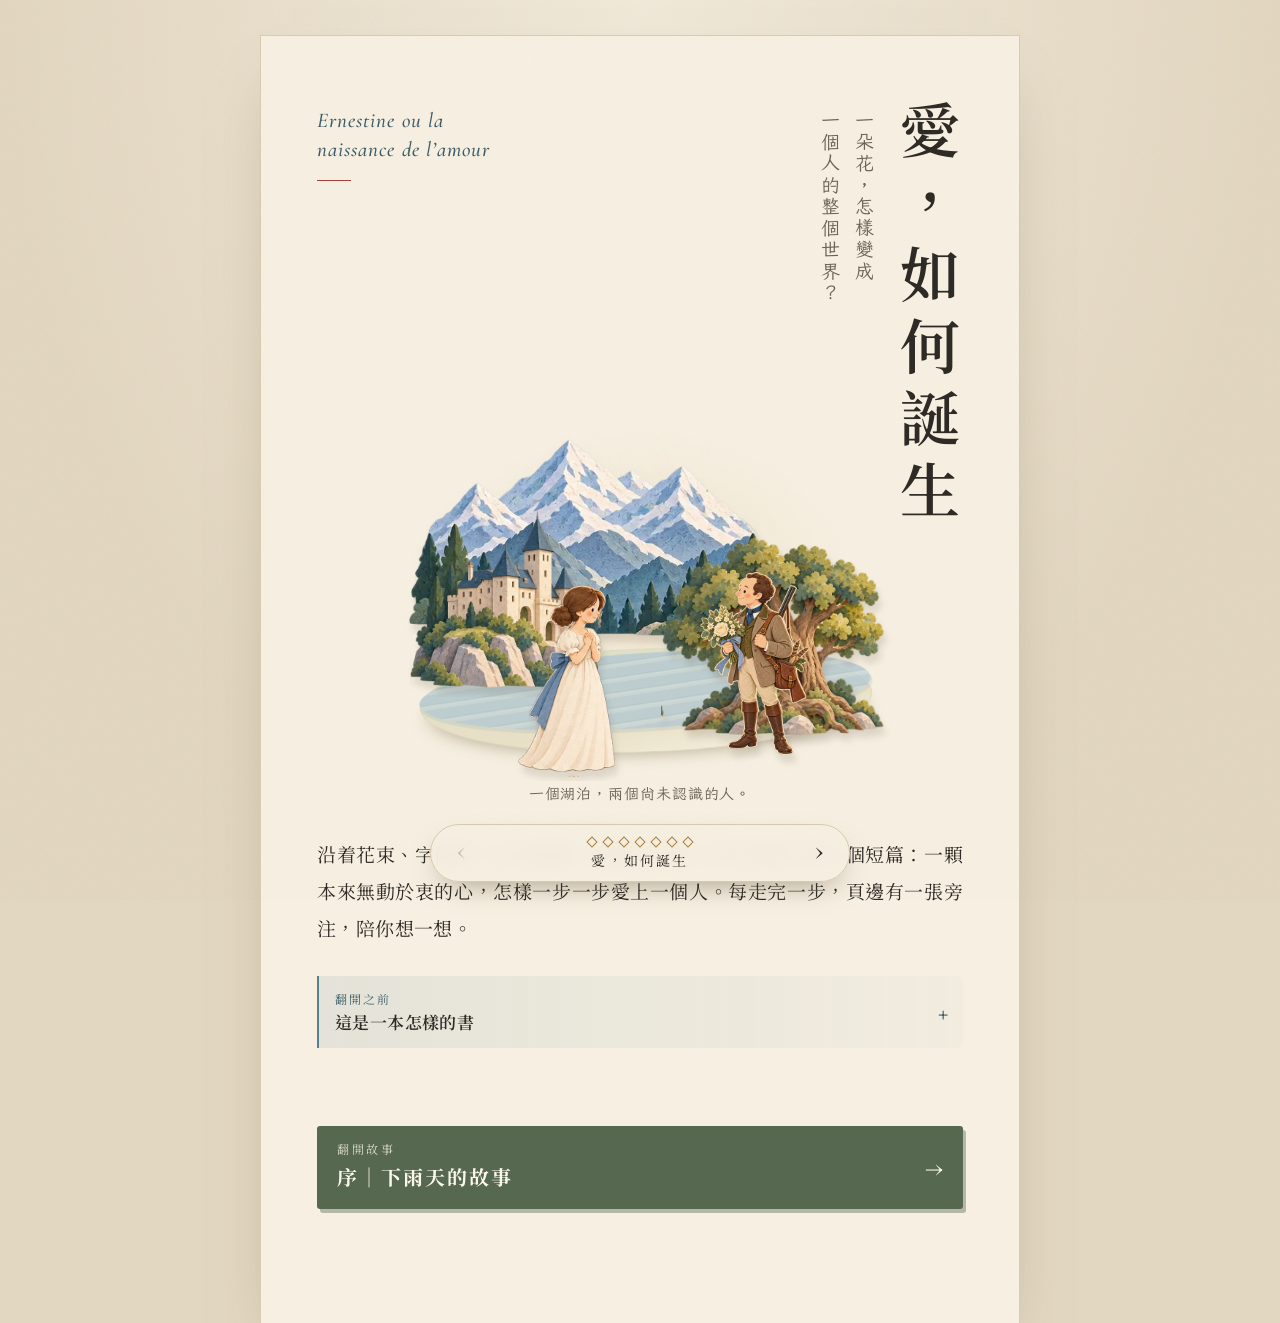
<file: index.html>
<!doctype html>
<html lang="zh-Hant">
<head>
  <meta charset="utf-8">
  <meta name="viewport" content="width=device-width, initial-scale=1, viewport-fit=cover">
  <meta name="theme-color" content="#f7f0e2">
  <meta name="description" content="一本放在口袋裡的紙藝立體書：沿着花束與字條，讀司湯達筆下蒂娜愛上一個人的七個階段，再跟哲學家 Irving Singer 想一想——愛是看錯了人，還是珍惜一個人？">
  <meta property="og:title" content="愛，如何誕生｜一本關於想像的立體書">
  <meta property="og:description" content="一朵花，怎樣變成一個人的整個世界？讀司湯達的故事，跟 Irving Singer 一起想想愛與想像。">
  <meta property="og:type" content="website">
  <meta property="og:url" content="https://remtoec.github.io/stendhal/">
  <meta property="og:image" content="https://remtoec.github.io/stendhal/assets/share-card.jpg">
  <meta property="og:image:width" content="1200">
  <meta property="og:image:height" content="630">
  <meta name="twitter:card" content="summary_large_image">
  <title>愛，如何誕生｜一本關於愛與想像的立體書</title>
  <link rel="icon" href="favicon.svg" type="image/svg+xml">
  <!-- Typefaces. Delete these three lines to fall back to the device's own fonts. -->
  <link rel="preconnect" href="https://fonts.googleapis.com">
  <link rel="preconnect" href="https://fonts.gstatic.com" crossorigin>
  <link rel="stylesheet" href="https://fonts.googleapis.com/css2?family=Cormorant+Garamond:ital,wght@0,500;1,500&family=LXGW+WenKai+TC&family=Noto+Serif+TC:wght@400;600&display=swap">
  <link rel="stylesheet" href="style.css">
  <link rel="preload" href="assets/paper/scenery.webp" as="image" type="image/webp">
  <link rel="preload" href="assets/paper/characters.webp" as="image" type="image/webp">
  <script src="book-format.js" defer></script>
  <script src="scenes.js" defer></script>
  <script src="reader-model.js" defer></script>
  <script src="reader.js" defer></script>
</head>
<body>
  <a class="skip-link" href="#chapter">跳到正文</a>
  <div class="scroll-progress" aria-hidden="true"></div>
  <main id="chapter" class="sheet" data-kind="cover">
    <header class="hero" data-kind="loading">
      <p class="hero-en" lang="fr">Ernestine ou la naissance de l’amour</p>
      <h1 class="hero-title" id="chapter-title" tabindex="-1">愛，如何誕生</h1>
      <p class="epigraph">一朵花，怎樣變成一個人的整個世界？</p>
      <p>正在翻開書頁。如果未能開啟，請閱讀<a href="read.html">完整文字版</a>。</p>
      <noscript><p>你的瀏覽器沒有啟用 JavaScript。故事和哲學導讀都收錄在<a href="read.html">完整文字版</a>。</p></noscript>
    </header>
  </main>
  <nav class="bar" aria-label="章節">
    <a id="prev" class="bar-turn" aria-label="上一章"><span aria-hidden="true">‹</span></a>
    <button type="button" id="menu" class="bar-where" data-dialog="contents-dialog" aria-haspopup="dialog">
      <span class="crystal-row" id="crystal-row" aria-hidden="true"></span>
      <span id="where">目錄</span>
    </button>
    <a id="next" class="bar-turn" aria-label="下一章"><span aria-hidden="true">›</span></a>
  </nav>
  <p id="announcement" class="sr-only" role="status" aria-live="polite" aria-atomic="true"></p>

  <dialog id="contents-dialog" aria-labelledby="contents-title">
    <div class="dialog-head"><h2 id="contents-title">目錄</h2><button type="button" class="close-dialog" aria-label="關閉目錄">×</button></div>
    <div class="dialog-body">
      <p class="dialog-lead">七顆紙晶，是司湯達說的七個階段；讀到哪裡，便亮到哪裡。</p>
      <nav id="toc" aria-label="章節目錄"></nav>
      <div class="dialog-foot">
        <button type="button" data-dialog="settings-dialog">閱讀設定</button>
        <button type="button" data-dialog="about-dialog">關於這本書</button>
        <a href="read.html">完整文字版</a>
      </div>
    </div>
  </dialog>
  <dialog id="settings-dialog" aria-labelledby="settings-title">
    <div class="dialog-head"><h2 id="settings-title">閱讀設定</h2><button type="button" class="close-dialog" aria-label="關閉閱讀設定">×</button></div>
    <div class="dialog-body">
      <label class="setting-row" for="type-setting"><span><strong>文字大小</strong><small>也可使用瀏覽器的縮放功能。</small></span><select id="type-setting"><option value="regular">標準</option><option value="large">較大</option></select></label>
      <label class="setting-row" for="motion-setting"><span><strong>紙藝動態</strong><small>減少動態時，所有文字和紙片仍可閱讀。</small></span><select id="motion-setting"><option value="system">跟隨系統</option><option value="reduce">減少動態</option><option value="full">完整動態</option></select></label>
      <div class="privacy-note"><p>閱讀位置與設定只儲存在這個瀏覽器，不會傳送給網站作者。</p></div>
    </div>
  </dialog>
  <dialog id="about-dialog" aria-label="關於這本書">
    <div class="dialog-head"><span></span><button type="button" class="close-dialog" aria-label="關閉說明">×</button></div>
    <div class="dialog-body" id="about"></div>
  </dialog>
</body>
</html>
</file>
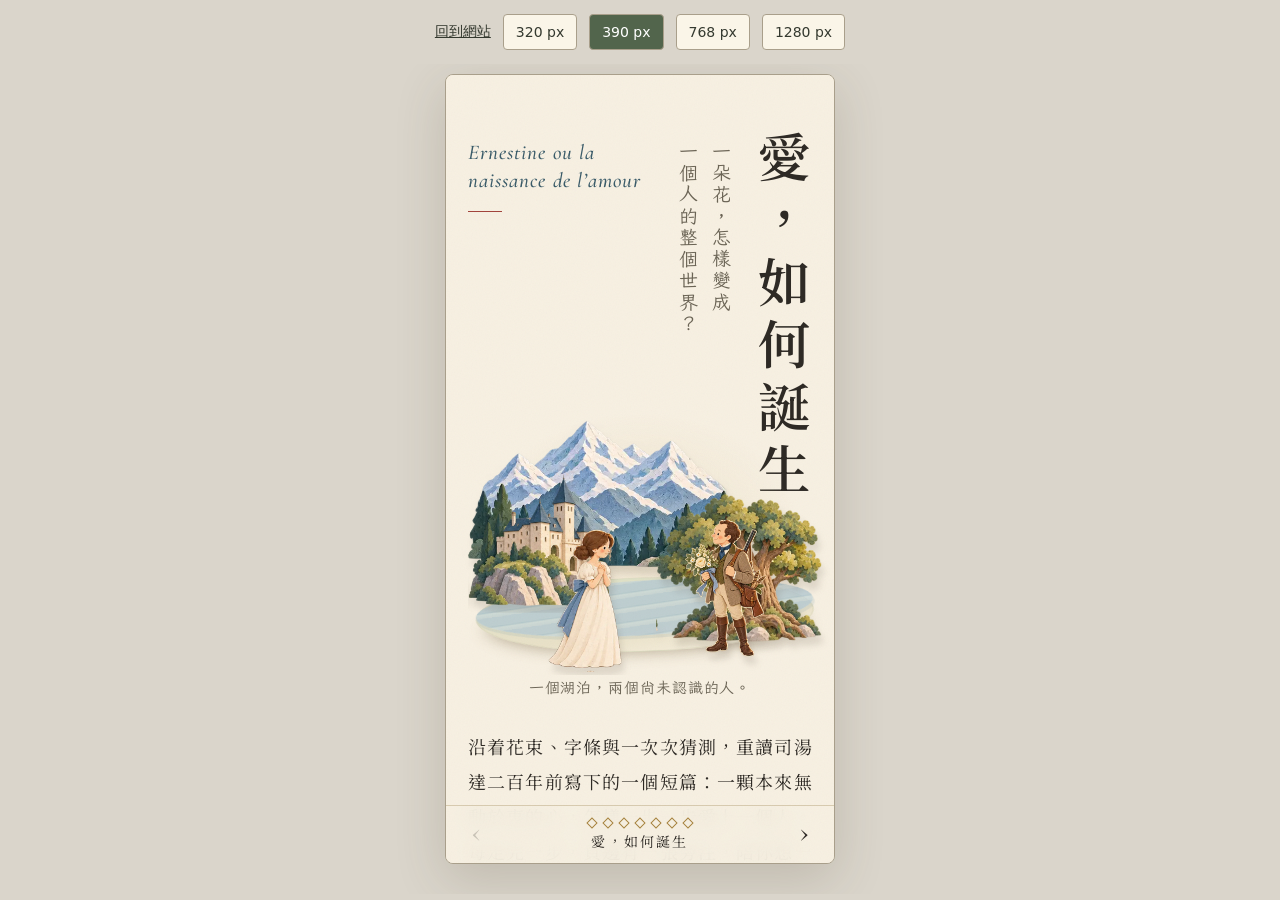
<file: preview.html>
<!doctype html><html lang="zh-Hant"><head><meta charset="utf-8"><meta name="viewport" content="width=device-width,initial-scale=1"><meta name="robots" content="noindex"><title>故事書 · 響應式預覽</title><style>*{box-sizing:border-box}body{margin:0;background:#dad5cb;color:#34392f;font:14px system-ui,sans-serif}header{display:flex;gap:12px;align-items:center;justify-content:center;flex-wrap:wrap;padding:14px}button,select{font:inherit;padding:9px 12px;color:inherit;background:#faf5e8;border:1px solid #a99f8b;border-radius:4px}button[aria-pressed=true]{background:#52654c;color:white}main{display:flex;justify-content:center;overflow:auto;padding:10px 16px 30px}iframe{height:800px;max-height:calc(100vh - 110px);flex-shrink:0;border:1px solid #a99f8b;box-shadow:0 15px 50px #51473030;border-radius:8px;background:#f1eadc}a{color:inherit}label{display:flex;gap:8px;align-items:center}p{text-align:center;font-size:12px;color:#626451}</style></head><body><header><a href="index.html">回到網站</a><button data-width="320" aria-pressed="false">320 px</button><button data-width="390" aria-pressed="true">390 px</button><button data-width="768" aria-pressed="false">768 px</button><button data-width="1280" aria-pressed="false">1280 px</button></header><main><iframe id="preview" title="故事書預覽" src="index.html" width="390"></iframe></main><script>const frame=document.getElementById('preview');document.querySelectorAll('[data-width]').forEach(button=>button.addEventListener('click',()=>{frame.width=button.dataset.width;document.querySelectorAll('[data-width]').forEach(b=>b.setAttribute('aria-pressed',String(b===button)));}));</script></body></html>
</file>
<file: style.css>
@charset "UTF-8";
/* A pocket paper book. Phone first; wider screens get the same column on a desk of linen. */
:root{
  --paper:#f7f0e2; --paper-hi:#fffaf0; --paper-lo:#eee4cf; --linen:#e2d7c1;
  --ink:#2e2a25; --ink-soft:#6b6455; --line:#d8cbb0;
  --lake:#587f8e; --lake-deep:#3a5b69; --moss:#56684f; --wax:#a3443c; --gold:#a8843f;
  --serif:"Songti TC","Noto Serif TC","Source Han Serif TC","PMingLiU",serif;
  --kai:"LXGW WenKai TC","Kaiti TC","BiauKai","DFKai-SB","KaiTi","Songti TC","Noto Serif TC",serif;
  --latin:"Cormorant Garamond","Hoefler Text","Baskerville","Palatino Linotype",Georgia,serif;
  --size:18px; --gutter:22px; --bar:58px;
  color-scheme:light;
}
*{box-sizing:border-box}
html{scroll-behavior:smooth;-webkit-text-size-adjust:100%}
body{margin:0;background:var(--paper);color:var(--ink);font:var(--size)/1.95 var(--serif);letter-spacing:.02em;-webkit-font-smoothing:antialiased;overflow-x:clip}
body::before{content:"";position:fixed;inset:0;z-index:50;pointer-events:none;mix-blend-mode:multiply;opacity:.5;background-image:url("data:image/svg+xml,%3Csvg xmlns='http://www.w3.org/2000/svg' width='130' height='130'%3E%3Cfilter id='n'%3E%3CfeTurbulence type='fractalNoise' baseFrequency='.72' numOctaves='3' stitchTiles='stitch'/%3E%3C/filter%3E%3Crect width='100%25' height='100%25' filter='url(%23n)' opacity='.075'/%3E%3C/svg%3E")}
body.large-type{--size:21px}
button,select{font:inherit;color:inherit}
button{cursor:pointer;background:none;border:0;padding:0}
a{color:var(--lake-deep);text-underline-offset:4px}
a,button,summary,select{touch-action:manipulation;-webkit-tap-highlight-color:transparent}
:focus-visible{outline:3px solid var(--gold);outline-offset:4px}
h1:focus{outline:none}
[hidden]{display:none!important}
.sr-only{position:absolute;width:1px;height:1px;margin:-1px;padding:0;overflow:hidden;clip:rect(0,0,0,0);white-space:nowrap;border:0}
.skip-link{position:fixed;top:10px;left:10px;z-index:100;padding:12px 16px;background:var(--paper-hi);transform:translateY(-200%)}
.skip-link:focus{transform:none}

/* Reading progress within the chapter: a thread of sealing-wax red. */
.scroll-progress{position:fixed;inset:0 0 auto;height:2px;z-index:40;background:var(--wax);transform:scaleX(0);transform-origin:0 50%}
@supports (animation-timeline:scroll()){.scroll-progress{animation:thread linear both;animation-timeline:scroll(root)}}
@keyframes thread{to{transform:scaleX(1)}}

/* ── The sheet: one chapter ─────────────────────────────────────────── */
.sheet{max-width:calc(34em + var(--gutter)*2);min-height:100svh;margin:0 auto;padding:0 var(--gutter) calc(var(--bar) + 56px + env(safe-area-inset-bottom))}
.sheet.leaving{opacity:0;transform:translateX(calc(var(--dir,1)*-18px));transition:opacity .18s ease-in,transform .18s ease-in}
.sheet.entering{animation:enter .5s cubic-bezier(.2,.8,.3,1)}
@keyframes enter{from{opacity:0;transform:translateX(calc(var(--dir,1)*24px))}}
.content-problems{margin:16px 0;padding:14px 16px;border:2px solid var(--wax);background:var(--paper-hi);font-size:15px;line-height:1.7}
.content-problems ul{margin:8px 0 0;padding-left:1.2em}

/* Chapter opening */
.hero{display:flex;flex-direction:column;align-items:center;padding:clamp(44px,11svh,92px) 0 18px;text-align:center}
/* Chapter marker: a paper tag on a blue thread, like the one tied to each bouquet. */
.tag{position:relative;writing-mode:vertical-rl;max-height:calc(2.4em + 40px);margin:0;padding:27px 10px 12px;border:1px solid #d9ccb1;border-radius:13px 13px 3px 3px/16px 16px 3px 3px;background:var(--paper-hi);box-shadow:2px 3px 0 -1px #d9ccb199,0 12px 14px -11px #5b4a2e99;color:var(--ink);font:21px/1.2 var(--kai);letter-spacing:.1em;rotate:-3deg;transform-origin:50% -34px}
.tag::before{content:"";position:absolute;left:50%;top:8px;width:7px;height:7px;margin-left:-3.5px;border-radius:50%;background:var(--paper);box-shadow:inset 0 1px 1px #5b4a2e66}
.tag::after{content:"";position:absolute;left:50%;top:-34px;width:1.5px;height:45px;margin-left:-.75px;background:var(--lake)}
.tag.small{max-height:calc(2.4em + 12px);min-width:26px;padding:5px;border-radius:3px;box-shadow:none;font-size:14px;text-align:center;rotate:-2deg;flex:none}
.tag.small::before,.tag.small::after{content:none}
.hero-en{margin:20px 0 0;font:italic 500 19px/1.3 var(--latin);letter-spacing:.05em;color:var(--lake-deep)}
.hero-title{margin:.15em 0 .35em;font:600 clamp(34px,10.5vw,46px)/1.3 var(--serif);letter-spacing:.14em;text-indent:.14em;text-wrap:balance}
.epigraph{max-width:17em;margin:0;font:20px/1.8 var(--kai);color:var(--ink-soft);text-wrap:balance}
.hero>p:not([class]){margin:22px 0 0;text-align:justify}
.hero>.note{align-self:stretch;text-align:left}
.plate{margin:30px 0 0;width:min(100%,400px)}
.beat>.plate{margin:30px auto}
.plate img{display:block;width:100%;height:auto;border:6px solid var(--paper-hi);border-radius:200px 200px 8px 8px/150px 150px 8px 8px;box-shadow:0 1px 0 #d8cbb0,0 22px 34px -22px #5b4a2e99;background:var(--paper-lo)}
.hero>*{animation:rise .7s cubic-bezier(.2,.8,.3,1) both}
.hero>.tag{animation:rise .7s cubic-bezier(.2,.8,.3,1) both,sway 1.9s ease-out both}
.hero>:nth-child(2){animation-delay:.06s}.hero>:nth-child(3){animation-delay:.12s}.hero>:nth-child(4){animation-delay:.18s}.hero>:nth-child(n+5){animation-delay:.26s}
@keyframes rise{from{opacity:0;transform:translateY(14px)}}
@keyframes sway{0%{rotate:8deg}35%{rotate:-7deg}65%{rotate:1deg}100%{rotate:-3deg}}

/* Cover: the title runs down the page, as on the spine of a Chinese book. */
.hero[data-kind="cover"],.hero[data-kind="loading"]{display:grid;grid-template-columns:1fr auto auto;column-gap:16px;align-items:start;min-height:calc(100svh - var(--bar) - 150px);padding-top:clamp(28px,7svh,72px);text-align:left}
.hero[data-kind="cover"]>*,.hero[data-kind="loading"]>*{grid-column:1/-1}
.hero[data-kind="cover"] .hero-title,.hero[data-kind="loading"] .hero-title{grid-column:3;grid-row:1;writing-mode:vertical-rl;margin:0;font-size:clamp(46px,13.5vw,60px);line-height:1.1;letter-spacing:.2em;text-indent:0}
.hero[data-kind="cover"] .epigraph,.hero[data-kind="loading"] .epigraph{grid-column:2;grid-row:1;writing-mode:vertical-rl;max-height:11.5em;margin-top:.5em;font-size:19px;line-height:1.75;letter-spacing:.14em}
.hero[data-kind="cover"] .hero-en,.hero[data-kind="loading"] .hero-en{grid-column:1;grid-row:1;align-self:start;max-width:8.5em;margin:.4em 0 0;font-size:21px;line-height:1.35}
.hero[data-kind="cover"] .hero-en::after{content:"";display:block;width:34px;height:1px;margin-top:16px;background:var(--wax)}
.hero[data-kind="cover"] .stage{margin-top:-128px;margin-bottom:6px}
.hero[data-kind="cover"] .stage figcaption{text-align:center}

/* A beat of the story */
.beat{padding:36px 0 4px;scroll-margin-top:8px}
.beat::before{content:"✳";display:block;margin-bottom:20px;text-align:center;font-size:15px;line-height:1;color:var(--gold)}
.beat>h2,.beat>h3{margin:0 0 22px;font:600 23px/1.5 var(--serif);letter-spacing:.08em;text-align:center;text-wrap:balance}
.beat>p,.reveal-body>p,.note-body>p{margin:0 0 .95em;text-align:justify;line-break:strict}

/* Paper scenes */
.stage{margin:0 calc(var(--gutter)*-1) 22px;text-align:center}
.stage figcaption{padding:0 var(--gutter);font:15px/1.7 var(--kai);letter-spacing:.06em;color:var(--ink-soft)}
.scene{position:relative;width:min(100%,430px);aspect-ratio:1.3;margin:0 auto;overflow:hidden;isolation:isolate;perspective:900px}
.scene::before{content:"";position:absolute;inset:10% 7% 6%;z-index:-1;border-radius:50%;background:radial-gradient(ellipse,#ebdec2aa,transparent 67%)}
.paper-ground{position:absolute;left:8%;right:5%;bottom:3%;height:36%;z-index:1;border:1px solid #bdbb9745;border-radius:50%;background:linear-gradient(170deg,#dce1c7,#e9e1c8 64%,#f9f2e2);box-shadow:0 15px 18px -13px #78674470;transform:rotateX(52deg) rotateZ(-3deg)}
.lake{position:absolute;left:8%;right:5%;bottom:11%;height:24%;z-index:2;border-radius:49% 51% 48% 52%;background:repeating-linear-gradient(174deg,#b6cad2 0 11px,#a9c1cb 12px,#cad9d9 14px,#c2d1d5 19px);box-shadow:1px 4px 0 #7f9faa32;opacity:.82;transform:rotateX(46deg) rotateZ(-5deg)}
.paper-floor{position:absolute;inset:58% 8% 7%;z-index:1;background:linear-gradient(165deg,#ece0c8,#c7b397);clip-path:polygon(24% 0,78% 0,100% 100%,0 100%)}
.sprite{position:absolute;left:var(--x);bottom:var(--y);width:var(--w);aspect-ratio:1;z-index:var(--z);background-size:300% 200%;background-repeat:no-repeat;filter:drop-shadow(3px 8px 3px #564a3c26);transform-origin:50% 91%;transform:rotateX(88deg);opacity:0;transition:transform .8s cubic-bezier(.2,1.45,.4,1),opacity .25s;transition-delay:calc(var(--i)*70ms + 80ms)}
.scene.up .sprite{transform:none;opacity:1}
.scene.up .sprite[data-sprite^="crystal-"][data-when="through"]:not(.gone){opacity:.34}
.scene.up .sprite.gone{transform:rotateX(88deg);opacity:0;transition-delay:0s}
.sprite.cutout{background-size:100% 100%}
.sprite[data-flip="1"]{scale:-1 1}
.sprite[data-atlas="scenery"]{background-image:url("assets/paper/scenery.webp")}
.sprite[data-atlas="characters"]{background-image:url("assets/paper/characters.webp")}
.sprite[data-atlas="objects"]{background-image:url("assets/paper/objects.webp")}
.at-0{background-position:0 0}.at-1{background-position:50% 0}.at-2{background-position:100% 0}
.at-3{background-position:0 100%}.at-4{background-position:50% 100%}.at-5{background-position:100% 100%}
.sprite[data-sprite="castle"]{clip-path:inset(0 0 0 7%)}
.sprite[data-sprite^="crystal-"]{filter:drop-shadow(1px 4px 3px #b08b4750)}
.sprite.cloth{background:#f8f2de;box-shadow:inset 0 0 30px #cabc9e;clip-path:polygon(10% 32%,53% 14%,92% 36%,88% 78%,48% 89%,6% 72%);transform-origin:10% 70%}
.scene.up .sprite.cloth{transform:rotateZ(-7deg);opacity:.8}
.scene.up .sprite.cloth.gone{transform:rotateY(-145deg) rotateZ(-12deg);opacity:0}
.rain{position:absolute;inset:0;z-index:12;pointer-events:none;background:linear-gradient(104deg,#0000 47%,#7f9faa5c 49%,#7f9faa5c 51%,#0000 53%) 0 0/15px 52px;animation:rain .55s linear infinite}
@keyframes rain{to{background-position:-15px 52px}}

/* The little notes left in the oak */
.slip{position:relative;max-width:19em;margin:26px auto;padding:20px 20px 15px;border:1px solid #e2d6bc;background:var(--paper-hi) linear-gradient(#0000 49.7%,#cdbf9f4d 50%,#0000 50.4%);box-shadow:3px 4px 0 -1px #d9ccb166,0 16px 22px -18px #5b4a2e99;transform:rotate(-1.1deg)}
.slip::before{content:"";position:absolute;left:50%;top:-5px;width:9px;height:9px;margin-left:-5px;border-radius:50%;background:var(--lake);box-shadow:0 1px 2px #3a5b6988}
.beat>.slip:nth-of-type(even){transform:rotate(.9deg)}
.slip blockquote{margin:0;font:19px/1.85 var(--kai);letter-spacing:.03em}
.slip p{margin:0}
.slip figcaption{margin-top:10px;font-size:13px;line-height:1.6;letter-spacing:.06em;text-align:right;color:var(--ink-soft)}

/* Singer's notes in the margin */
.note{margin:30px 0 8px;border-left:2px solid var(--lake);border-radius:0 6px 6px 0;background:linear-gradient(90deg,#587f8e1c,#587f8e08)}
.note summary{position:relative;min-height:52px;padding:13px 46px 13px 16px;list-style:none;cursor:pointer}
.note summary::-webkit-details-marker,.reveal summary::-webkit-details-marker{display:none}
.note summary::after{content:"+";position:absolute;right:15px;top:50%;font:500 26px/1 var(--latin);color:var(--lake-deep);translate:0 -50%;transition:rotate .25s}
.note[open] summary::after{rotate:45deg}
.note-label{display:block;font-size:12px;line-height:1.6;letter-spacing:.16em;color:var(--lake-deep)}
.note-title{display:block;font-weight:600;font-size:17px;line-height:1.6}
.note-body{padding:2px 16px 6px;font-size:.92em;line-height:1.9;color:#4b483f}

/* Things the reader unfolds */
.paper-button,.reveal summary{display:flex;align-items:center;justify-content:center;gap:10px;width:100%;min-height:52px;padding:10px 18px;border:1px solid #bfae87;border-radius:2px;background:var(--paper-hi);box-shadow:2px 3px 0 #d9ccb1;font-size:16px;line-height:1.5;letter-spacing:.08em;list-style:none;cursor:pointer}
.paper-button:active,.reveal summary:active,.next-card:active{translate:1px 2px;box-shadow:none}
.reveal{margin:24px 0}
.reveal summary::before{content:"❧";color:var(--wax)}
.reveal .when-open,.reveal[open] .when-closed{display:none}
.reveal[open] .when-open{display:inline}
.reveal-body{margin-top:14px;padding:18px 18px 4px;border-left:2px solid var(--gold);background:var(--paper-lo);transform-origin:50% 0;animation:unfold .55s cubic-bezier(.2,.8,.3,1)}
.reveal-body .plate{margin:6px auto 18px}
@keyframes unfold{from{opacity:0;transform:perspective(700px) rotateX(-70deg)}}
.crystals{margin:24px 0}
.crystals ol{display:grid;gap:10px;margin:0 0 12px;padding:0;list-style:none}
.crystals li{position:relative;padding:12px 14px 12px 40px;border:1px solid #e2d6bc;background:var(--paper-hi);line-height:1.8;transform-origin:50% 0;animation:unfold .5s cubic-bezier(.2,.8,.3,1)}
.crystals li::before{content:"";position:absolute;left:15px;top:18px;width:12px;height:18px;background:var(--gold);clip-path:polygon(50% 0,100% 30%,80% 80%,50% 100%,0 60%,0 30%)}
.crystals li:first-child::before{background:var(--lake)}
.crystals li strong{display:block;font-size:12px;letter-spacing:.16em;color:var(--gold)}
.crystals li:first-child strong{color:var(--lake-deep)}
.voices{display:grid;gap:14px;margin:26px 0}
.voice{padding:15px 18px;border:1px solid #e2d6bc;background:var(--paper-hi);box-shadow:2px 3px 0 #e0d4ba}
.voice:nth-child(odd){margin-right:9%;transform:rotate(-.6deg)}
.voice:nth-child(even){margin-left:9%;transform:rotate(.6deg)}
.voice h3{margin:0 0 4px;font-size:14px;letter-spacing:.12em;color:var(--wax)}
.voice:nth-child(even) h3{color:var(--lake-deep)}
.voice p{margin:0;font:17px/1.85 var(--kai)}
.stages{display:grid;gap:12px;margin:24px 0;padding:0;list-style:none}
.stages a{display:grid;grid-template-columns:62px 1fr;align-items:center;gap:14px;padding:8px 14px 8px 8px;border:1px solid #e2d6bc;background:var(--paper-hi);box-shadow:2px 3px 0 #e0d4ba;color:#4b483f;font-size:.92em;line-height:1.75;text-decoration:none}
.stages a:active{translate:1px 2px;box-shadow:none}
.stages img{display:block;width:62px;height:72px;border-radius:31px 31px 4px 4px;background:var(--paper-lo);object-fit:cover}
.stages strong{display:block;font-size:17px;letter-spacing:.1em;color:var(--ink)}
.plain-list{padding-left:1.2em}
.plain-list li{margin:.6em 0}

/* End of chapter */
.chapter-end{display:grid;gap:16px;justify-items:center;margin-top:52px}
.next-card{display:flex;align-items:center;justify-content:space-between;gap:14px;width:100%;min-height:68px;padding:14px 20px;border-radius:3px;background:var(--moss);color:#fbf6ea;text-decoration:none;box-shadow:3px 4px 0 #3e4d3a59}
.next-card small{display:block;font-size:12px;line-height:1.5;letter-spacing:.22em;opacity:.82}
.next-card strong{font-size:20px;line-height:1.5;letter-spacing:.1em}
.next-card strong:empty{display:none}
.next-card:has(strong:empty) small{font-size:18px;opacity:1}
.next-card .arrow{font:28px/1 var(--latin)}
.resume{display:grid;gap:2px;width:100%;padding:14px 18px;border:1px dashed #bfae87;background:var(--paper-hi);color:inherit;text-decoration:none;line-height:1.6}
.resume small{font-size:12px;letter-spacing:.2em;color:var(--ink-soft)}
.resume span{font-size:15px;color:var(--wax)}
.prev-link{padding:10px;font-size:14px;color:var(--ink-soft);text-decoration:none}

/* ── Bottom bar: under the thumb ────────────────────────────────────── */
.bar{position:fixed;inset:auto 0 0;z-index:30;display:grid;grid-template-columns:60px 1fr 60px;align-items:stretch;height:calc(var(--bar) + env(safe-area-inset-bottom));padding-bottom:env(safe-area-inset-bottom);border-top:1px solid var(--line);background:#f7f0e2eb;-webkit-backdrop-filter:blur(10px);backdrop-filter:blur(10px)}
.bar-turn{display:grid;place-items:center;font:34px/1 var(--latin);color:var(--ink);text-decoration:none}
.bar-turn span{translate:0 -3px}
.bar-turn:not([href]){opacity:.22}
.bar-where{display:grid;align-content:center;justify-items:center;gap:6px;font-size:14px;line-height:1.2;letter-spacing:.16em}
.crystal-row{display:flex;gap:8px}
.crystal-row i{width:8px;height:8px;border:1px solid var(--gold);rotate:45deg;transition:background .4s,box-shadow .4s}
.crystal-row i.on{background:var(--gold)}
.crystal-row i.now{box-shadow:0 0 0 3px #a8843f38}

/* ── Sheets that slide up: contents, settings, about ────────────────── */
dialog{width:100%;max-width:560px;max-height:86dvh;margin:auto auto 0;padding:0;border:0;border-radius:18px 18px 0 0;background:var(--paper);color:var(--ink);box-shadow:0 -20px 60px #2e2a2540;overflow:hidden}
dialog[open]{display:flex;flex-direction:column;animation:sheet .35s cubic-bezier(.2,.9,.3,1)}
dialog::backdrop{background:#2e2a2566;-webkit-backdrop-filter:blur(3px);backdrop-filter:blur(3px)}
@keyframes sheet{from{opacity:0;transform:translateY(30%)}}
.dialog-head{display:flex;align-items:center;justify-content:space-between;padding:16px var(--gutter) 8px}
.dialog-head h2,#about h2{margin:0;font:600 24px/1.5 var(--serif);letter-spacing:.1em}
.close-dialog{width:44px;height:44px;margin-right:-10px;font:30px/1 var(--latin)}
.dialog-body{padding:0 var(--gutter) calc(26px + env(safe-area-inset-bottom));overflow:auto;overscroll-behavior:contain;font-size:16px;line-height:1.85}
.dialog-lead{margin:0 0 14px;font-size:14px;color:var(--ink-soft)}
.toc,.toc ol{margin:0;padding:0;list-style:none}
.toc>li{padding:8px 0;border-top:1px solid var(--line)}
.toc-chapter{display:flex;align-items:center;gap:12px;min-height:44px;font-weight:600;font-size:18px;letter-spacing:.08em;color:inherit;text-decoration:none}
.toc-chapter[aria-current]{color:var(--wax)}
.toc ol{padding-left:38px}
.toc ol a{display:block;padding:8px 0;font-size:15px;line-height:1.6;color:var(--ink-soft);text-decoration:none}
.dialog-foot{display:flex;flex-wrap:wrap;gap:8px 22px;margin-top:10px;padding-top:16px;border-top:1px solid var(--line);font-size:15px}
.dialog-foot button,.dialog-foot a{min-height:44px;color:var(--lake-deep);text-decoration:underline;text-underline-offset:4px}
.dialog-foot a{display:inline-flex;align-items:center}
.setting-row{display:flex;align-items:center;justify-content:space-between;gap:16px;padding:16px 0;border-bottom:1px solid var(--line)}
.setting-row strong{display:block;font-weight:600}
.setting-row small{display:block;font-size:13px;line-height:1.6;color:var(--ink-soft)}
.setting-row select{flex:none;min-height:44px;padding:8px 10px;border:1px solid #bfae87;border-radius:2px;background:var(--paper-hi);font-size:16px}
.privacy-note{padding-top:14px;font-size:14px;color:var(--ink-soft)}
.privacy-note p{margin:0}
#about p{margin:.9em 0}

/* ── Wider screens ───────────────────────────────────────────────────── */
@media (min-width:760px){
  :root{--size:19px;--gutter:56px}
  body{background:var(--linen) radial-gradient(ellipse at 50% 0,#f1e9d9,transparent 70%) fixed}
  .sheet{margin:36px auto 0;background:var(--paper);box-shadow:0 0 0 1px #d9ccb1,0 30px 60px -30px #5b4a2e80}
  .bar{inset:auto auto 18px 50%;width:420px;border:1px solid var(--line);border-radius:999px;translate:-50% 0;box-shadow:0 12px 30px -14px #5b4a2e99}
  .scene{width:min(100%,520px)}
  .plate{width:min(100%,460px)}
  .hero[data-kind="cover"] .stage{margin-top:-150px}
  dialog{margin:auto;border-radius:10px}
  @keyframes sheet{from{opacity:0;transform:translateY(24px)}}
}

/* ── Stillness on request ───────────────────────────────────────────── */
.reduced-motion{scroll-behavior:auto}
.reduced-motion *,.reduced-motion *::before,.reduced-motion *::after{animation:none!important;transition:none!important}

/* ── The full-text edition (read.html) ──────────────────────────────── */
.reading-edition{max-width:calc(34em + var(--gutter)*2);margin:0 auto;padding:40px var(--gutter) 60px}
.reading-edition .hero{padding-top:56px}
.reading-edition .edition-head{padding-bottom:20px;border-bottom:1px solid var(--line)}
.reading-edition .edition-head h1{margin:.4em 0 .2em;font-size:36px;line-height:1.4;letter-spacing:.12em}
.reading-edition nav summary{min-height:44px;cursor:pointer}
.reading-edition .note summary,.reading-edition .reveal summary{pointer-events:none}
.reading-edition .note summary::after,.reading-edition .crystals li{animation:none}
.reading-edition .note summary::after{content:none}
.reading-edition .edition-return{margin-top:28px;font-size:14px;text-align:center}
.reading-edition footer{margin-top:40px;padding-top:20px;border-top:1px solid var(--line);font-size:14px;color:var(--ink-soft)}

@media print{
  body{background:#fff}
  body::before,.bar,.scroll-progress,dialog,.chapter-end,.skip-link{display:none!important}
  .sheet{max-width:none;padding:0;box-shadow:none}
  .scene .sprite{transform:none;opacity:1}
}
</file>
